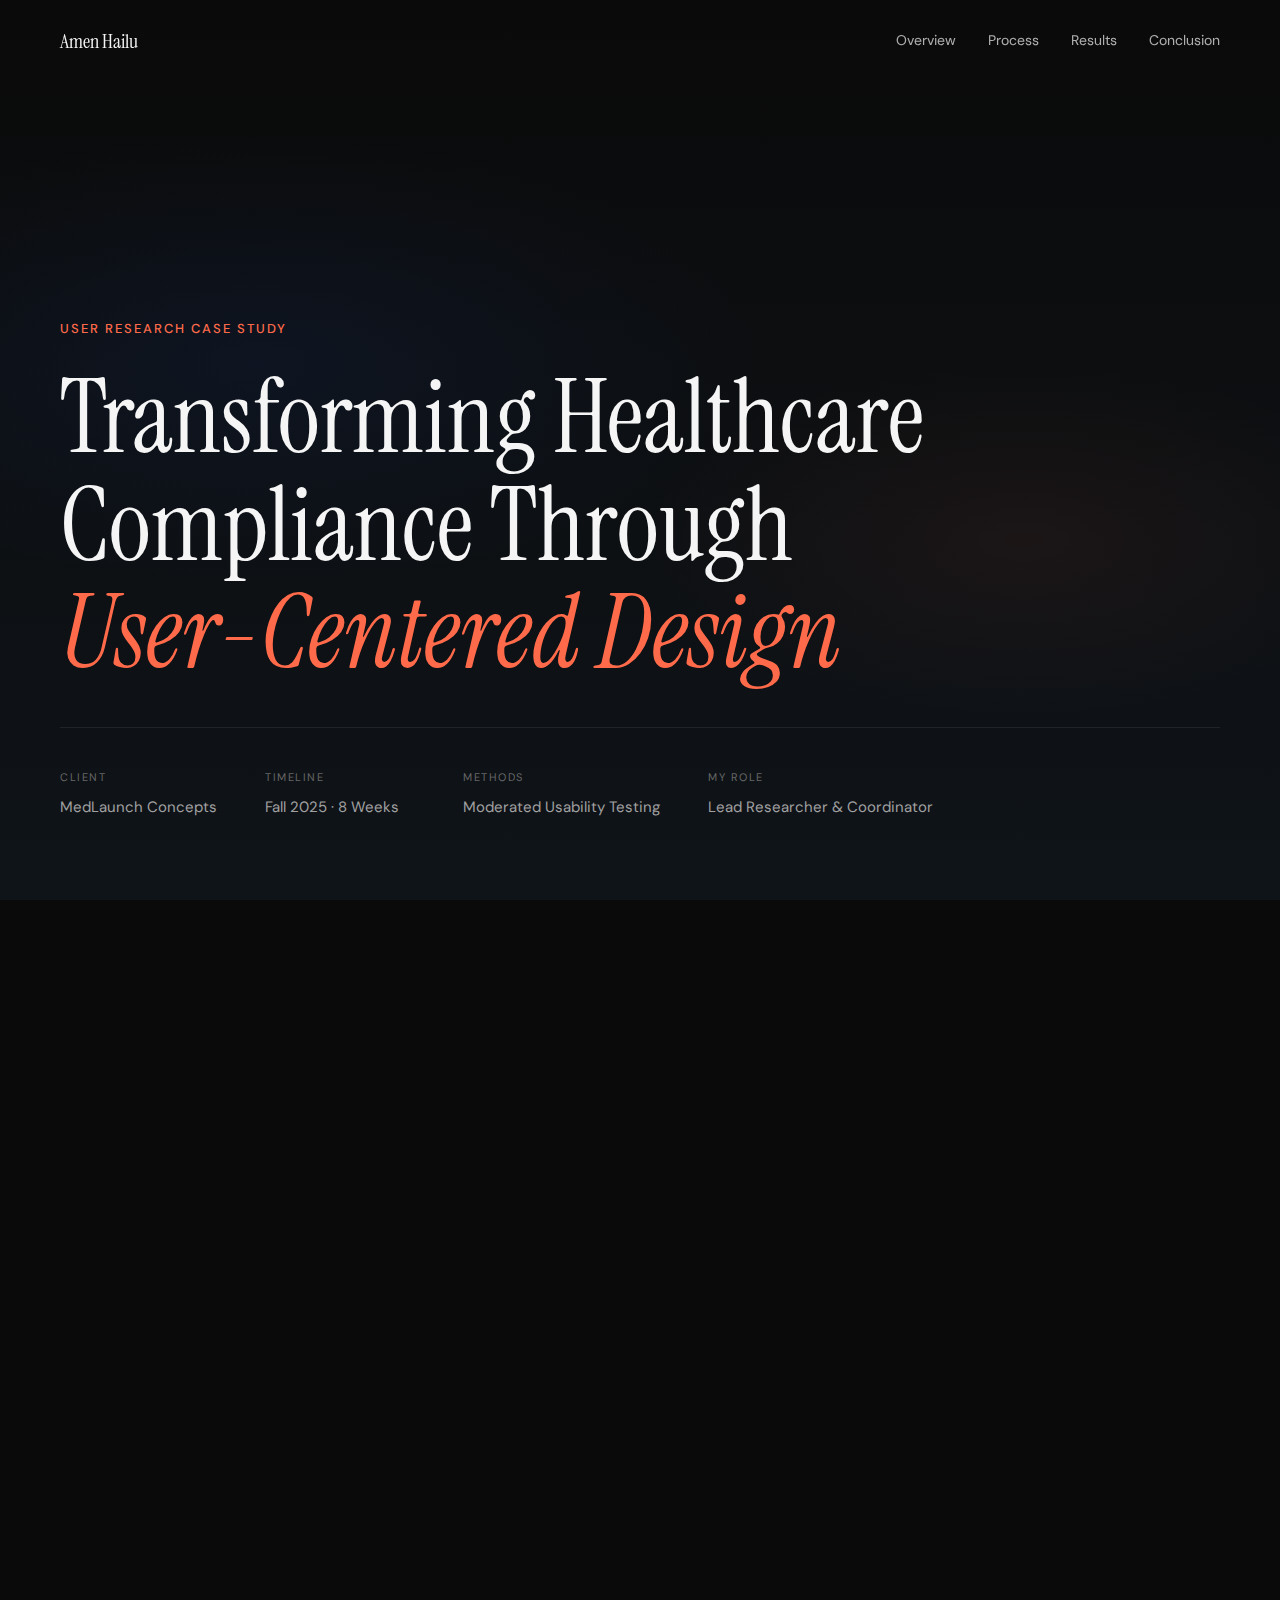
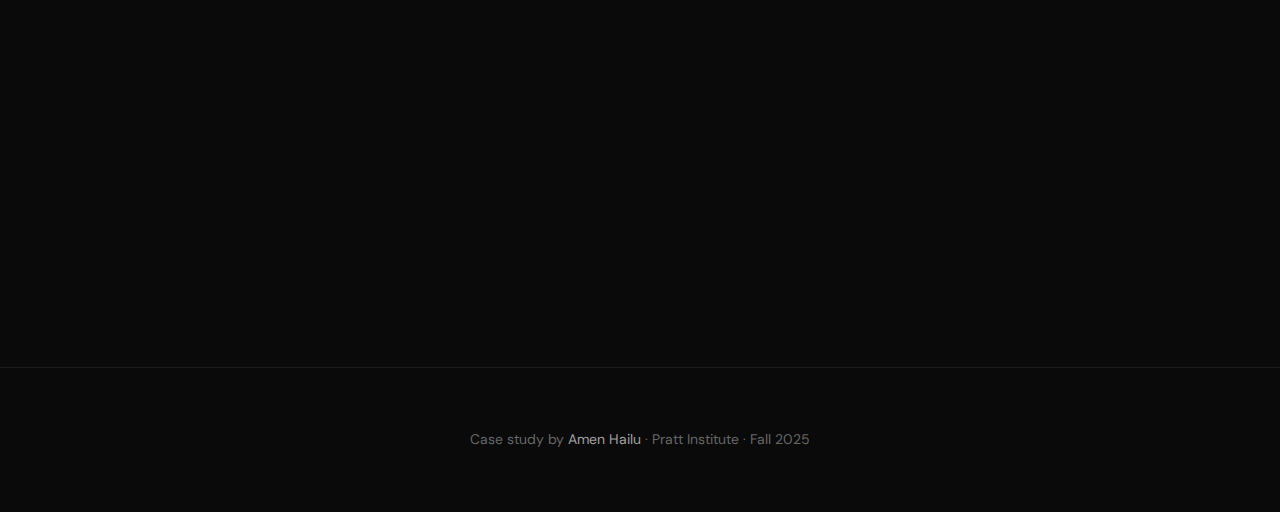
<file: medlaunch-case-study.html>
<!DOCTYPE html>
<html lang="en">
<head>
    <meta charset="UTF-8">
    <meta name="viewport" content="width=device-width, initial-scale=1.0">
    <title>MedLaunch Usability Study | Amen Hailu</title>
    <link rel="preconnect" href="https://fonts.googleapis.com">
    <link rel="preconnect" href="https://fonts.gstatic.com" crossorigin>
    <link href="https://fonts.googleapis.com/css2?family=Instrument+Serif:ital@0;1&family=DM+Sans:ital,opsz,wght@0,9..40,300..700;1,9..40,300..700&display=swap" rel="stylesheet">
    <style>
        :root {
            --bg-primary: #0a0a0a;
            --bg-secondary: #141414;
            --bg-tertiary: #1a1a1a;
            --text-primary: #f5f5f5;
            --text-secondary: #a0a0a0;
            --text-muted: #666;
            --accent-blue: #2563eb;
            --accent-coral: #ff6b4a;
            --accent-mint: #34d399;
            --accent-gold: #fbbf24;
            --serif: 'Instrument Serif', Georgia, serif;
            --sans: 'DM Sans', -apple-system, sans-serif;
            --border-subtle: rgba(255,255,255,0.08);
        }

        * {
            margin: 0;
            padding: 0;
            box-sizing: border-box;
        }

        html {
            scroll-behavior: smooth;
        }

        body {
            font-family: var(--sans);
            background: var(--bg-primary);
            color: var(--text-primary);
            line-height: 1.7;
            font-size: 17px;
            overflow-x: hidden;
        }

        ::selection {
            background: var(--accent-blue);
            color: white;
        }

        /* Hero Section */
        .hero {
            min-height: 100vh;
            display: flex;
            flex-direction: column;
            justify-content: flex-end;
            padding: 80px 60px;
            position: relative;
            background: linear-gradient(180deg, #0a0a0a 0%, #0f1419 100%);
        }

        .hero::before {
            content: '';
            position: absolute;
            top: 0;
            left: 0;
            right: 0;
            bottom: 0;
            background: 
                radial-gradient(ellipse 80% 50% at 20% 40%, rgba(37, 99, 235, 0.08) 0%, transparent 50%),
                radial-gradient(ellipse 60% 40% at 80% 60%, rgba(255, 107, 74, 0.06) 0%, transparent 50%);
            pointer-events: none;
        }

        .hero-content {
            position: relative;
            z-index: 1;
            max-width: 1400px;
        }

        .hero-eyebrow {
            font-size: 13px;
            text-transform: uppercase;
            letter-spacing: 2px;
            color: var(--accent-coral);
            margin-bottom: 24px;
            font-weight: 500;
        }

        .hero-title {
            font-family: var(--serif);
            font-size: clamp(3rem, 8vw, 6.5rem);
            font-weight: 400;
            line-height: 1.05;
            margin-bottom: 40px;
            max-width: 900px;
        }

        .hero-title em {
            font-style: italic;
            color: var(--accent-coral);
        }

        .hero-meta {
            display: flex;
            flex-wrap: wrap;
            gap: 48px;
            padding-top: 40px;
            border-top: 1px solid var(--border-subtle);
        }

        .meta-item {
            min-width: 150px;
        }

        .meta-label {
            font-size: 11px;
            text-transform: uppercase;
            letter-spacing: 1.5px;
            color: var(--text-muted);
            margin-bottom: 8px;
        }

        .meta-value {
            font-size: 15px;
            color: var(--text-secondary);
        }

        /* Navigation */
        nav {
            position: fixed;
            top: 0;
            left: 0;
            right: 0;
            z-index: 100;
            padding: 24px 60px;
            display: flex;
            justify-content: space-between;
            align-items: center;
            mix-blend-mode: difference;
        }

        .nav-logo {
            font-family: var(--serif);
            font-size: 20px;
            color: white;
            text-decoration: none;
        }

        .nav-links {
            display: flex;
            gap: 32px;
        }

        .nav-links a {
            font-size: 14px;
            color: white;
            text-decoration: none;
            opacity: 0.7;
            transition: opacity 0.3s;
        }

        .nav-links a:hover {
            opacity: 1;
        }

        /* Section Styling */
        section {
            padding: 120px 60px;
            max-width: 1400px;
            margin: 0 auto;
        }

        .section-label {
            font-size: 12px;
            text-transform: uppercase;
            letter-spacing: 2px;
            color: var(--accent-blue);
            margin-bottom: 24px;
            font-weight: 500;
        }

        .section-title {
            font-family: var(--serif);
            font-size: clamp(2rem, 4vw, 3.5rem);
            font-weight: 400;
            line-height: 1.2;
            margin-bottom: 48px;
            max-width: 800px;
        }

        .section-title em {
            font-style: italic;
            color: var(--accent-coral);
        }

        /* Overview Grid */
        .overview-grid {
            display: grid;
            grid-template-columns: 1fr 1fr;
            gap: 80px;
            margin-top: 60px;
        }

        .overview-text {
            font-size: 18px;
            color: var(--text-secondary);
            line-height: 1.8;
        }

        .overview-text p {
            margin-bottom: 24px;
        }

        .overview-stats {
            display: grid;
            grid-template-columns: 1fr 1fr;
            gap: 40px;
        }

        .stat-card {
            background: var(--bg-secondary);
            border: 1px solid var(--border-subtle);
            border-radius: 12px;
            padding: 32px;
        }

        .stat-number {
            font-family: var(--serif);
            font-size: 48px;
            color: var(--text-primary);
            margin-bottom: 8px;
        }

        .stat-label {
            font-size: 14px;
            color: var(--text-muted);
            text-transform: uppercase;
            letter-spacing: 1px;
        }

        /* Problem Section */
        .problem-section {
            background: var(--bg-secondary);
            border-radius: 24px;
            padding: 80px;
            margin: 60px 0;
        }

        .quote-block {
            font-family: var(--serif);
            font-size: clamp(1.5rem, 3vw, 2.5rem);
            font-style: italic;
            color: var(--text-primary);
            line-height: 1.4;
            margin: 60px 0;
            padding-left: 40px;
            border-left: 3px solid var(--accent-coral);
        }

        .quote-source {
            font-family: var(--sans);
            font-size: 14px;
            font-style: normal;
            color: var(--text-muted);
            margin-top: 16px;
        }

        /* Role Section */
        .role-section {
            border-top: 1px solid var(--border-subtle);
            padding-top: 80px;
            margin-top: 80px;
        }

        .role-grid {
            display: grid;
            grid-template-columns: 300px 1fr;
            gap: 80px;
            margin-top: 48px;
        }

        .role-list {
            list-style: none;
        }

        .role-list li {
            font-size: 15px;
            color: var(--text-secondary);
            padding: 16px 0;
            border-bottom: 1px solid var(--border-subtle);
            display: flex;
            align-items: flex-start;
            gap: 12px;
        }

        .role-list li::before {
            content: '→';
            color: var(--accent-mint);
            flex-shrink: 0;
        }

        .team-grid {
            display: grid;
            grid-template-columns: repeat(3, 1fr);
            gap: 24px;
        }

        .team-member {
            background: var(--bg-tertiary);
            border: 1px solid var(--border-subtle);
            border-radius: 12px;
            padding: 24px;
        }

        .team-member.highlight {
            background: linear-gradient(135deg, rgba(37, 99, 235, 0.1), rgba(255, 107, 74, 0.05));
            border-color: var(--accent-blue);
        }

        .team-name {
            font-size: 16px;
            font-weight: 500;
            margin-bottom: 4px;
        }

        .team-role {
            font-size: 13px;
            color: var(--text-muted);
        }

        /* Process Section */
        .process-timeline {
            position: relative;
            margin: 80px 0;
        }

        .process-step {
            display: grid;
            grid-template-columns: 200px 1fr;
            gap: 60px;
            padding: 60px 0;
            border-bottom: 1px solid var(--border-subtle);
            position: relative;
        }

        .process-step:last-child {
            border-bottom: none;
        }

        .step-number {
            font-family: var(--serif);
            font-size: 14px;
            color: var(--accent-gold);
            text-transform: uppercase;
            letter-spacing: 2px;
        }

        .step-content h3 {
            font-family: var(--serif);
            font-size: 28px;
            font-weight: 400;
            margin-bottom: 20px;
        }

        .step-content p {
            color: var(--text-secondary);
            margin-bottom: 20px;
        }

        .decision-box {
            background: var(--bg-tertiary);
            border-left: 3px solid var(--accent-blue);
            padding: 24px;
            margin-top: 24px;
            border-radius: 0 8px 8px 0;
        }

        .decision-label {
            font-size: 11px;
            text-transform: uppercase;
            letter-spacing: 1.5px;
            color: var(--accent-blue);
            margin-bottom: 12px;
        }

        .decision-text {
            font-size: 15px;
            color: var(--text-secondary);
        }

        /* Participants Section */
        .participants-grid {
            display: grid;
            grid-template-columns: repeat(4, 1fr);
            gap: 20px;
            margin-top: 48px;
        }

        .participant-card {
            background: var(--bg-secondary);
            border: 1px solid var(--border-subtle);
            border-radius: 12px;
            padding: 24px;
            transition: transform 0.3s, border-color 0.3s;
        }

        .participant-card:hover {
            transform: translateY(-4px);
            border-color: var(--accent-blue);
        }

        .participant-card.ideal {
            background: linear-gradient(135deg, rgba(52, 211, 153, 0.08), transparent);
            border-color: var(--accent-mint);
        }

        .participant-id {
            font-size: 12px;
            color: var(--text-muted);
            margin-bottom: 8px;
        }

        .participant-role {
            font-size: 15px;
            font-weight: 500;
            margin-bottom: 12px;
        }

        .participant-note {
            font-size: 13px;
            color: var(--text-secondary);
            line-height: 1.5;
        }

        .ideal-badge {
            display: inline-block;
            background: var(--accent-mint);
            color: var(--bg-primary);
            font-size: 10px;
            text-transform: uppercase;
            letter-spacing: 1px;
            padding: 4px 8px;
            border-radius: 4px;
            margin-top: 12px;
            font-weight: 600;
        }

        /* Results Section */
        .results-hero {
            text-align: center;
            padding: 100px 0;
        }

        .results-score {
            font-family: var(--serif);
            font-size: 160px;
            font-weight: 400;
            color: var(--accent-coral);
            line-height: 1;
        }

        .results-grade {
            font-size: 24px;
            color: var(--text-muted);
            margin-top: 16px;
        }

        .results-label {
            font-size: 14px;
            color: var(--text-secondary);
            margin-top: 8px;
        }

        .task-results {
            display: grid;
            grid-template-columns: repeat(4, 1fr);
            gap: 24px;
            margin: 80px 0;
        }

        .task-card {
            background: var(--bg-secondary);
            border: 1px solid var(--border-subtle);
            border-radius: 16px;
            padding: 32px;
            text-align: center;
        }

        .task-name {
            font-size: 13px;
            text-transform: uppercase;
            letter-spacing: 1px;
            color: var(--text-muted);
            margin-bottom: 16px;
        }

        .task-rate {
            font-family: var(--serif);
            font-size: 48px;
            margin-bottom: 8px;
        }

        .task-rate.low {
            color: var(--accent-coral);
        }

        .task-rate.high {
            color: var(--accent-mint);
        }

        .task-description {
            font-size: 14px;
            color: var(--text-secondary);
        }

        /* Findings */
        .finding {
            background: var(--bg-secondary);
            border-radius: 24px;
            padding: 60px;
            margin: 40px 0;
        }

        .finding-header {
            display: flex;
            align-items: flex-start;
            gap: 24px;
            margin-bottom: 40px;
        }

        .finding-number {
            font-family: var(--serif);
            font-size: 48px;
            color: var(--accent-coral);
            line-height: 1;
        }

        .finding-title {
            font-family: var(--serif);
            font-size: 28px;
            font-weight: 400;
            flex: 1;
        }

        .finding-content {
            display: grid;
            grid-template-columns: 1fr 1fr;
            gap: 60px;
        }

        .finding-problem h4 {
            font-size: 12px;
            text-transform: uppercase;
            letter-spacing: 1.5px;
            color: var(--accent-coral);
            margin-bottom: 16px;
        }

        .finding-solution h4 {
            font-size: 12px;
            text-transform: uppercase;
            letter-spacing: 1.5px;
            color: var(--accent-mint);
            margin-bottom: 16px;
        }

        .finding-text {
            color: var(--text-secondary);
            font-size: 15px;
            line-height: 1.8;
        }

        .finding-image {
            margin-top: 40px;
            border-radius: 12px;
            overflow: hidden;
            background: var(--bg-tertiary);
            padding: 20px;
        }

        .finding-image img {
            width: 100%;
            border-radius: 8px;
        }

        .image-caption {
            font-size: 13px;
            color: var(--text-muted);
            margin-top: 12px;
            text-align: center;
        }

        /* Affinity Diagram */
        .affinity-section {
            margin: 80px 0;
        }

        .affinity-image {
            background: var(--bg-secondary);
            border-radius: 16px;
            padding: 40px;
            margin-top: 40px;
        }

        .affinity-image img {
            width: 100%;
            border-radius: 8px;
            opacity: 0.9;
        }

        /* Conclusion */
        .conclusion-section {
            background: linear-gradient(180deg, var(--bg-secondary) 0%, var(--bg-primary) 100%);
            border-radius: 24px;
            padding: 80px;
            margin-top: 80px;
        }

        .conclusion-grid {
            display: grid;
            grid-template-columns: 1fr 1fr;
            gap: 60px;
            margin-top: 48px;
        }

        .conclusion-item h4 {
            font-family: var(--serif);
            font-size: 20px;
            margin-bottom: 16px;
        }

        .conclusion-item p {
            color: var(--text-secondary);
            font-size: 15px;
        }

        /* Links */
        .links-section {
            display: flex;
            gap: 24px;
            margin-top: 60px;
        }

        .doc-link {
            display: inline-flex;
            align-items: center;
            gap: 12px;
            background: var(--bg-tertiary);
            border: 1px solid var(--border-subtle);
            padding: 16px 24px;
            border-radius: 8px;
            color: var(--text-primary);
            text-decoration: none;
            font-size: 14px;
            transition: all 0.3s;
        }

        .doc-link:hover {
            background: var(--accent-blue);
            border-color: var(--accent-blue);
            transform: translateY(-2px);
        }

        .doc-link svg {
            width: 20px;
            height: 20px;
        }

        /* Footer */
        footer {
            padding: 60px;
            border-top: 1px solid var(--border-subtle);
            text-align: center;
        }

        .footer-text {
            font-size: 14px;
            color: var(--text-muted);
        }

        .footer-text a {
            color: var(--text-secondary);
            text-decoration: none;
        }

        .footer-text a:hover {
            color: var(--text-primary);
        }

        /* Responsive */
        @media (max-width: 1024px) {
            .hero, section {
                padding-left: 40px;
                padding-right: 40px;
            }

            .overview-grid,
            .role-grid,
            .finding-content,
            .conclusion-grid {
                grid-template-columns: 1fr;
                gap: 40px;
            }

            .process-step {
                grid-template-columns: 1fr;
                gap: 16px;
            }

            .participants-grid {
                grid-template-columns: repeat(2, 1fr);
            }

            .task-results {
                grid-template-columns: repeat(2, 1fr);
            }

            .team-grid {
                grid-template-columns: 1fr;
            }
        }

        @media (max-width: 640px) {
            .hero, section {
                padding-left: 24px;
                padding-right: 24px;
            }

            nav {
                padding: 16px 24px;
            }

            .hero-meta {
                flex-direction: column;
                gap: 24px;
            }

            .participants-grid,
            .task-results,
            .overview-stats {
                grid-template-columns: 1fr;
            }

            .problem-section,
            .finding,
            .conclusion-section {
                padding: 40px 24px;
            }

            .links-section {
                flex-direction: column;
            }
        }

        /* Animations */
        @keyframes fadeUp {
            from {
                opacity: 0;
                transform: translateY(30px);
            }
            to {
                opacity: 1;
                transform: translateY(0);
            }
        }

        .animate-in {
            animation: fadeUp 0.8s ease-out forwards;
        }

        .delay-1 { animation-delay: 0.1s; }
        .delay-2 { animation-delay: 0.2s; }
        .delay-3 { animation-delay: 0.3s; }
        .delay-4 { animation-delay: 0.4s; }
    </style>
</head>
<body>
    <nav>
        <a href="#" class="nav-logo">Amen Hailu</a>
        <div class="nav-links">
            <a href="#overview">Overview</a>
            <a href="#process">Process</a>
            <a href="#results">Results</a>
            <a href="#conclusion">Conclusion</a>
        </div>
    </nav>

    <header class="hero">
        <div class="hero-content">
            <p class="hero-eyebrow animate-in">User Research Case Study</p>
            <h1 class="hero-title animate-in delay-1">
                Transforming Healthcare Compliance Through <em>User-Centered Design</em>
            </h1>
            <div class="hero-meta animate-in delay-2">
                <div class="meta-item">
                    <p class="meta-label">Client</p>
                    <p class="meta-value">MedLaunch Concepts</p>
                </div>
                <div class="meta-item">
                    <p class="meta-label">Timeline</p>
                    <p class="meta-value">Fall 2025 · 8 Weeks</p>
                </div>
                <div class="meta-item">
                    <p class="meta-label">Methods</p>
                    <p class="meta-value">Moderated Usability Testing</p>
                </div>
                <div class="meta-item">
                    <p class="meta-label">My Role</p>
                    <p class="meta-value">Lead Researcher & Coordinator</p>
                </div>
            </div>
        </div>
    </header>

    <section id="overview">
        <p class="section-label">The Challenge</p>
        <h2 class="section-title">
            A legacy system described as <em>"impossible to track"</em> was failing the healthcare professionals it was meant to serve.
        </h2>
        
        <div class="overview-grid">
            <div class="overview-text">
                <p>
                    MedLaunch Concepts is a healthcare technology startup developing the DNV Healthcare Portal—a comprehensive platform designed to replace outdated accreditation systems that have long frustrated hospital surveyors and compliance officers.
                </p>
                <p>
                    The existing system was plagued by abandoned forms, manual workarounds, and workflows that felt like obstacles rather than tools. Users frequently gave up mid-task, resorting to pen and paper to get their jobs done.
                </p>
                <p>
                    Our mission was clear: evaluate the new portal's usability and identify the friction points preventing users from completing their critical work—work that ultimately impacts patient safety.
                </p>
            </div>
            <div class="overview-stats">
                <div class="stat-card">
                    <p class="stat-number">8</p>
                    <p class="stat-label">Test Sessions</p>
                </div>
                <div class="stat-card">
                    <p class="stat-number">4</p>
                    <p class="stat-label">Core Tasks</p>
                </div>
                <div class="stat-card">
                    <p class="stat-number">75 min</p>
                    <p class="stat-label">Avg. Session</p>
                </div>
                <div class="stat-card">
                    <p class="stat-number">3</p>
                    <p class="stat-label">Key Findings</p>
                </div>
            </div>
        </div>

        <div class="problem-section">
            <blockquote class="quote-block">
                "Like there's nothing that's kind of like leading me as to how to use the tool or what to do first."
                <p class="quote-source">— Participant 1, during survey creation task</p>
            </blockquote>
        </div>

        <div class="role-section" id="role">
            <p class="section-label">My Role</p>
            <h3 class="section-title">Leading research from <em>recruitment</em> to <em>final delivery</em></h3>
            
            <div class="role-grid">
                <div>
                    <h4 style="font-size: 18px; margin-bottom: 24px; color: var(--text-primary);">My Contributions</h4>
                    <ul class="role-list">
                        <li>Designed and deployed the participant screener survey</li>
                        <li>Authored the complete testing script and reference materials</li>
                        <li>Served as primary client liaison throughout the project</li>
                        <li>Coordinated team workflow and deliverable timelines</li>
                        <li>Moderated sessions with P3 & P4—the only ideal-profile participants</li>
                        <li>Led agenda page design recommendations</li>
                        <li>Authored and compiled the final 32-page report</li>
                    </ul>
                </div>
                <div>
                    <h4 style="font-size: 18px; margin-bottom: 24px; color: var(--text-primary);">The Team</h4>
                    <div class="team-grid">
                        <div class="team-member highlight">
                            <p class="team-name">Amen Hailu</p>
                            <p class="team-role">Lead Researcher, Client Liaison, Report Author</p>
                        </div>
                        <div class="team-member">
                            <p class="team-name">Arsh Kaushik</p>
                            <p class="team-role">UX Researcher</p>
                        </div>
                        <div class="team-member">
                            <p class="team-name">Mars Nevada</p>
                            <p class="team-role">UX Researcher</p>
                        </div>
                        <div class="team-member">
                            <p class="team-name">Shlok Belgamwar</p>
                            <p class="team-role">UX Researcher</p>
                        </div>
                    </div>
                </div>
            </div>
        </div>
    </section>

    <section id="process">
        <p class="section-label">Our Approach</p>
        <h2 class="section-title">
            From stakeholder kickoff to <em>actionable recommendations</em>
        </h2>

        <div class="process-timeline">
            <div class="process-step">
                <p class="step-number">Phase 01</p>
                <div class="step-content">
                    <h3>Stakeholder Discovery</h3>
                    <p>
                        I initiated contact with Robert Dostert, MedLaunch's project manager, to understand the product landscape. The platform serves two distinct user groups: hospital-side users (quality directors, compliance officers) and DNV-side users (accreditation surveyors).
                    </p>
                    <p>
                        Key insight from our kickoff: users were "not technical, used to pen and paper." This informed our entire approach—we needed to test whether the digital experience could match the simplicity of analog workflows.
                    </p>
                    <div class="decision-box">
                        <p class="decision-label">Strategic Decision</p>
                        <p class="decision-text">We focused on the Surveyor Tool component—the most complex and friction-heavy part of the platform—rather than spreading thin across all features.</p>
                    </div>
                </div>
            </div>

            <div class="process-step">
                <p class="step-number">Phase 02</p>
                <div class="step-content">
                    <h3>Participant Recruitment</h3>
                    <p>
                        I designed a screening survey targeting healthcare professionals with accreditation experience (ages 25-64). While we attempted to use Pratt's Private Panels partnership, the specialized nature of our target users made recruitment challenging.
                    </p>
                    <p>
                        We ultimately recruited 8 participants through professional networks, including two ideal candidates—P3 (Clinical Psychology PhD with healthcare research experience) and P4 (Healthcare Attorney with RN background)—whom I personally interviewed.
                    </p>
                    <div class="decision-box">
                        <p class="decision-label">Methodological Consideration</p>
                        <p class="decision-text">While proxy participants (project managers, product designers) couldn't fully represent end users, their experience with regulated workflows and enterprise software provided valuable comparative insights.</p>
                    </div>
                </div>
            </div>

            <div class="process-step">
                <p class="step-number">Phase 03</p>
                <div class="step-content">
                    <h3>Test Design & Execution</h3>
                    <p>
                        I authored a comprehensive testing script with a realistic scenario: participants would set up and conduct an internal audit for the emergency department at a fictitious hospital. This grounded abstract tasks in concrete, believable context.
                    </p>
                    <p>
                        We employed concurrent think-aloud (CTA) and concurrent probing (CP) techniques across 60-75 minute remote sessions via Zoom. The four core tasks mapped directly to the surveyor workflow: create survey → build agenda → navigate control center → submit findings.
                    </p>
                </div>
            </div>

            <div class="process-step">
                <p class="step-number">Phase 04</p>
                <div class="step-content">
                    <h3>Analysis & Synthesis</h3>
                    <p>
                        After completing all sessions, we conducted affinity mapping to cluster observations into themes. Patterns emerged quickly: terminology confusion, hidden call-to-actions, and inflexible workflows appeared across nearly every session.
                    </p>
                    <p>
                        I led the synthesis process, reviewing recordings, compiling observational notes, and translating recurring pain points into specific, implementable design recommendations.
                    </p>
                    <div class="decision-box">
                        <p class="decision-label">Scope Decision</p>
                        <p class="decision-text">Rather than overwhelm the client with mockups for every minor issue, we focused on four pages requiring major reconstruction: Survey Page, Agenda, and Submissions. When the client informed us they were already addressing dashboard concerns, we pivoted to capture those insights in an "Additional Findings" appendix.</p>
                    </div>
                </div>
            </div>
        </div>

        <div class="affinity-section">
            <h3 style="font-family: var(--serif); font-size: 24px; margin-bottom: 16px;">Affinity Mapping</h3>
            <p style="color: var(--text-secondary); margin-bottom: 24px;">Our synthesis process organized 100+ observations into thematic clusters, revealing the systemic nature of usability issues.</p>
            <div class="affinity-image">
                <img src="data:image/svg+xml,%3Csvg xmlns='http://www.w3.org/2000/svg' viewBox='0 0 800 400'%3E%3Crect fill='%231a1a1a' width='800' height='400'/%3E%3Ctext fill='%23666' x='400' y='200' text-anchor='middle' font-family='sans-serif' font-size='14'%3EAffinity Diagram - Thematic Analysis%3C/text%3E%3C/svg%3E" alt="Affinity diagram showing clustered user feedback">
                <p class="image-caption">Color-coded clusters represent different usability themes identified across all sessions</p>
            </div>
        </div>

        <h3 style="font-family: var(--serif); font-size: 28px; margin: 60px 0 32px;">Participant Profiles</h3>
        <p style="color: var(--text-secondary); margin-bottom: 32px;">Eight participants spanning healthcare, project management, and product design backgrounds.</p>
        
        <div class="participants-grid">
            <div class="participant-card">
                <p class="participant-id">P1</p>
                <p class="participant-role">Project Manager</p>
                <p class="participant-note">20+ years in NYC advertising with QC testing expertise</p>
            </div>
            <div class="participant-card">
                <p class="participant-id">P2</p>
                <p class="participant-role">Project Manager</p>
                <p class="participant-note">Health & wellness advertising experience</p>
            </div>
            <div class="participant-card ideal">
                <p class="participant-id">P3</p>
                <p class="participant-role">Clinical Psychology PhD</p>
                <p class="participant-note">4-7 years in healthcare research at NYU Langone</p>
                <span class="ideal-badge">Ideal Candidate</span>
            </div>
            <div class="participant-card ideal">
                <p class="participant-id">P4</p>
                <p class="participant-role">Healthcare Attorney</p>
                <p class="participant-note">Former RN, 8+ years in healthcare regulatory work</p>
                <span class="ideal-badge">Ideal Candidate</span>
            </div>
            <div class="participant-card">
                <p class="participant-id">P5</p>
                <p class="participant-role">Project Manager</p>
                <p class="participant-note">Software development at healthcare startup</p>
            </div>
            <div class="participant-card">
                <p class="participant-id">P6</p>
                <p class="participant-role">Former Project Manager</p>
                <p class="participant-note">Game design background, workflow analysis expertise</p>
            </div>
            <div class="participant-card">
                <p class="participant-id">P7</p>
                <p class="participant-role">Product Designer</p>
                <p class="participant-note">Freelances for healthcare compliance startup</p>
            </div>
            <div class="participant-card">
                <p class="participant-id">P8</p>
                <p class="participant-role">Senior Product Designer</p>
                <p class="participant-note">Enterprise tools at Uber, healthcare startup contracts</p>
            </div>
        </div>
    </section>

    <section id="results">
        <p class="section-label">What We Found</p>
        <h2 class="section-title">
            A usability score that revealed <em>significant room for improvement</em>
        </h2>

        <div class="results-hero">
            <p class="results-score">59.4</p>
            <p class="results-grade">Grade D — Below Industry Average</p>
            <p class="results-label">Product Usability Scale Score</p>
        </div>

        <div class="task-results">
            <div class="task-card">
                <p class="task-name">Task 1</p>
                <p class="task-rate high">75%</p>
                <p class="task-description">Survey Creation</p>
            </div>
            <div class="task-card">
                <p class="task-name">Task 2</p>
                <p class="task-rate low">25%</p>
                <p class="task-description">Agenda Management</p>
            </div>
            <div class="task-card">
                <p class="task-name">Task 3</p>
                <p class="task-rate high">62.5%</p>
                <p class="task-description">Control Center Navigation</p>
            </div>
            <div class="task-card">
                <p class="task-name">Task 4</p>
                <p class="task-rate high">87.5%</p>
                <p class="task-description">Entry Form Submission</p>
            </div>
        </div>

        <div class="finding">
            <div class="finding-header">
                <span class="finding-number">01</span>
                <h3 class="finding-title">Survey Creation: Lost at the Starting Line</h3>
            </div>
            <div class="finding-content">
                <div class="finding-problem">
                    <h4>The Problem</h4>
                    <p class="finding-text">
                        Users couldn't find where to begin. Despite a visible "Schedule Survey" button, the terminology created confusion—scheduling implies managing deployment time, not creation. The button's nested placement and identical color to table headers made it feel insignificant.
                        <br><br>
                        <em>"I'm looking for a 'Start' button..."</em> — P5
                    </p>
                </div>
                <div class="finding-solution">
                    <h4>Our Recommendation</h4>
                    <p class="finding-text">
                        Implement a stepped workflow indicator showing users exactly where they are in the survey creation process. Replace "Schedule Survey" with "Create Survey" and establish clear visual hierarchy through color differentiation and prominent CTA placement.
                    </p>
                </div>
            </div>
        </div>

        <div class="finding">
            <div class="finding-header">
                <span class="finding-number">02</span>
                <h3 class="finding-title">Agenda Management: The 25% Problem</h3>
            </div>
            <div class="finding-content">
                <div class="finding-problem">
                    <h4>The Problem</h4>
                    <p class="finding-text">
                        With only 25% task success, agenda management was the biggest failure point. The single-day view lacked temporal context for 3-5 day surveys. Rigid column assignments prevented real-world hand-offs between team members. No inline editing meant constant context-switching.
                        <br><br>
                        <em>"I can assign a person to the whole column but I don't know how I can assign a specific event to another person."</em> — P8
                    </p>
                </div>
                <div class="finding-solution">
                    <h4>Our Recommendation</h4>
                    <p class="finding-text">
                        Add Day/Week/Month view toggles for broader temporal context. Introduce priority star indicators for high-risk items. Enable draggable task cards for dynamic reassignment. Implement quick-edit modals for in-context editing without losing visual context.
                    </p>
                </div>
            </div>
        </div>

        <div class="finding">
            <div class="finding-header">
                <span class="finding-number">03</span>
                <h3 class="finding-title">Submission & Entry Review: Duplicate Confusion</h3>
            </div>
            <div class="finding-content">
                <div class="finding-problem">
                    <h4>The Problem</h4>
                    <p class="finding-text">
                        "My Submissions" and "Entry Review" tabs confused 4 out of 8 users. The primary CTA didn't communicate its importance. Missing back navigation left users feeling lost. Two simultaneous information displays (table + card) increased cognitive load.
                        <br><br>
                        <em>"Those two things sound like the same thing to me."</em> — P7
                    </p>
                </div>
                <div class="finding-solution">
                    <h4>Our Recommendation</h4>
                    <p class="finding-text">
                        Consolidate into a single "Submissions" tab. Make the primary CTA visually prominent with proper blue fill. Add checkboxes for bulk actions and row-specific action menus. Change table header color to differentiate from interactive elements.
                    </p>
                </div>
            </div>
        </div>

        <blockquote class="quote-block" style="margin: 80px 0;">
            "I like a sleek platform, and it's really aesthetically pleasing to the eye. What I really like about this is having the different columns."
            <p class="quote-source">— Participant 3, noting the positive aspects of the interface</p>
        </blockquote>
    </section>

    <section id="conclusion">
        <p class="section-label">The Outcome</p>
        <h2 class="section-title">
            From insights to <em>implementation roadmap</em>
        </h2>

        <div class="conclusion-section">
            <div class="conclusion-grid">
                <div class="conclusion-item">
                    <h4>Client Response</h4>
                    <p>
                        The MedLaunch team received our findings enthusiastically. Robert Dostert expressed that our solutions aligned with their development priorities and would be prioritized for near-term implementation. The design recommendations provided a clear path forward without requiring fundamental architectural changes.
                    </p>
                </div>
                <div class="conclusion-item">
                    <h4>Recommended Next Steps</h4>
                    <p>
                        Field testing is essential. Since surveyors use this tool while walking through hospitals—often with spotty connectivity—we recommended tablet-specific usability sessions in real clinical environments. The "QuickFind" feature for snapping photos and logging quick observations needs dedicated mobile testing.
                    </p>
                </div>
                <div class="conclusion-item">
                    <h4>Key Learnings</h4>
                    <p>
                        This project reinforced that domain expertise doesn't compensate for interface issues. Even our healthcare-background participants struggled with workflows. It also showed the value of strategic scope management—focusing deeply on critical pain points rather than cataloging every minor issue.
                    </p>
                </div>
                <div class="conclusion-item">
                    <h4>Impact Potential</h4>
                    <p>
                        Implementing these recommendations could realistically move the Product Usability Scale score from 59.4 (Grade D) to the 70-80 range (Grade B-C) within one to two development cycles—a meaningful improvement that translates directly to reduced training time and higher task completion rates for field auditors.
                    </p>
                </div>
            </div>
        </div>

        <div class="links-section">
            <a href="#" class="doc-link">
                <svg xmlns="http://www.w3.org/2000/svg" fill="none" viewBox="0 0 24 24" stroke="currentColor">
                    <path stroke-linecap="round" stroke-linejoin="round" stroke-width="2" d="M9 12h6m-6 4h6m2 5H7a2 2 0 01-2-2V5a2 2 0 012-2h5.586a1 1 0 01.707.293l5.414 5.414a1 1 0 01.293.707V19a2 2 0 01-2 2z" />
                </svg>
                Full Research Report (PDF)
            </a>
            <a href="#" class="doc-link">
                <svg xmlns="http://www.w3.org/2000/svg" fill="none" viewBox="0 0 24 24" stroke="currentColor">
                    <path stroke-linecap="round" stroke-linejoin="round" stroke-width="2" d="M7 21h10a2 2 0 002-2V9.414a1 1 0 00-.293-.707l-5.414-5.414A1 1 0 0012.586 3H7a2 2 0 00-2 2v14a2 2 0 002 2z" />
                </svg>
                Presentation Slides
            </a>
        </div>
    </section>

    <footer>
        <p class="footer-text">
            Case study by <a href="#">Amen Hailu</a> · Pratt Institute · Fall 2025
        </p>
    </footer>

    <script>
        // Smooth scroll for navigation links
        document.querySelectorAll('a[href^="#"]').forEach(anchor => {
            anchor.addEventListener('click', function (e) {
                e.preventDefault();
                const target = document.querySelector(this.getAttribute('href'));
                if (target) {
                    target.scrollIntoView({
                        behavior: 'smooth',
                        block: 'start'
                    });
                }
            });
        });

        // Intersection Observer for fade-in animations
        const observerOptions = {
            threshold: 0.1,
            rootMargin: '0px 0px -50px 0px'
        };

        const observer = new IntersectionObserver((entries) => {
            entries.forEach(entry => {
                if (entry.isIntersecting) {
                    entry.target.style.opacity = '1';
                    entry.target.style.transform = 'translateY(0)';
                }
            });
        }, observerOptions);

        document.querySelectorAll('section, .finding, .process-step').forEach(el => {
            el.style.opacity = '0';
            el.style.transform = 'translateY(30px)';
            el.style.transition = 'opacity 0.6s ease-out, transform 0.6s ease-out';
            observer.observe(el);
        });
    </script>
</body>
</html>
</file>
